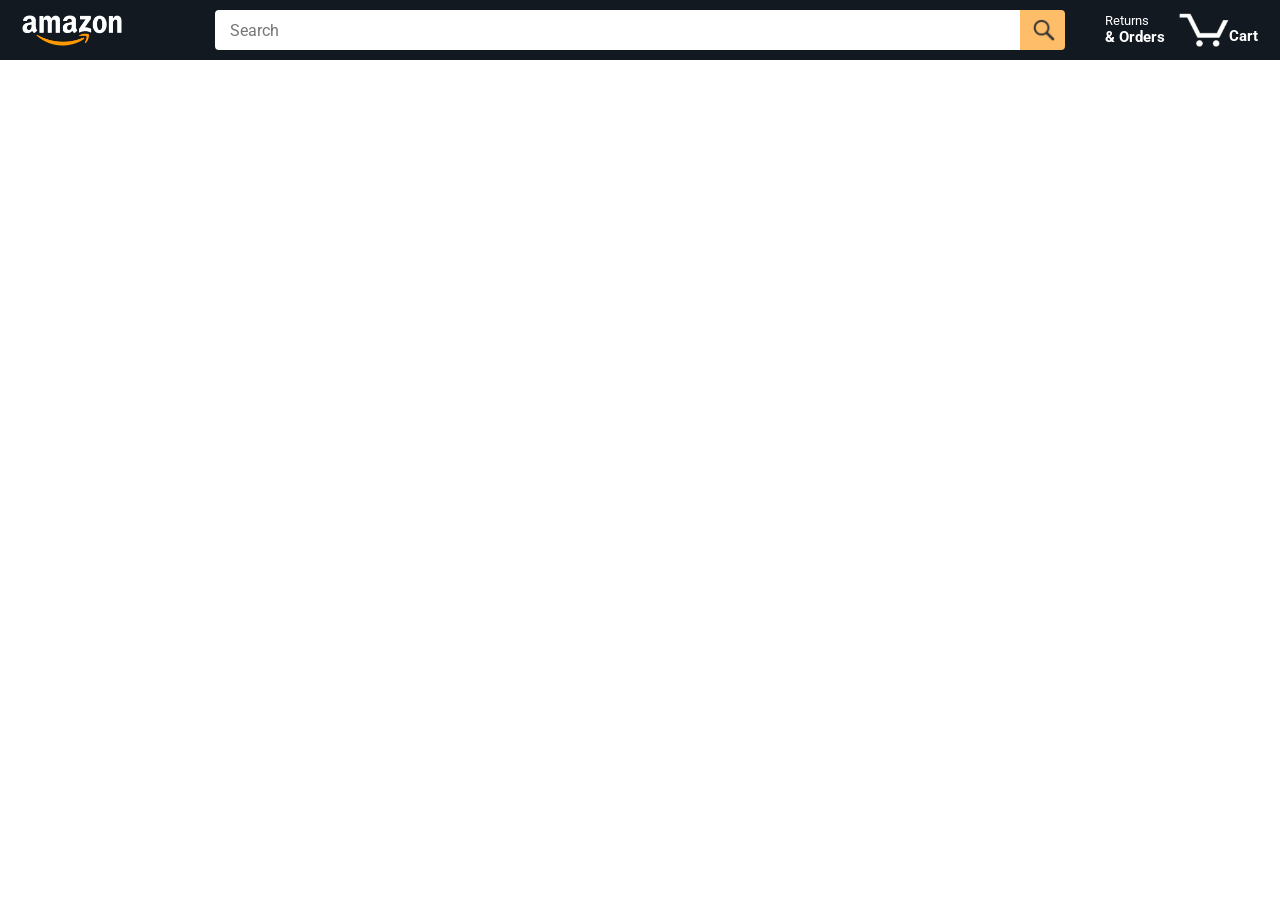
<file: index.html>
<!doctype html>
<html lang="en">
  <head>
    <meta charset="UTF-8">
    <meta http-equiv="refresh" content="0; url=amazon.html">
    <meta name="viewport" content="width=device-width, initial-scale=1.0">
    <title>Redirecting...</title>
    <script>
      window.location.replace('amazon.html');
    </script>
  </head>
  <body>
    <p>Redirecting to the app... <a href="amazon.html">Open Amazon Clone</a></p>
  </body>
</html>
</file>
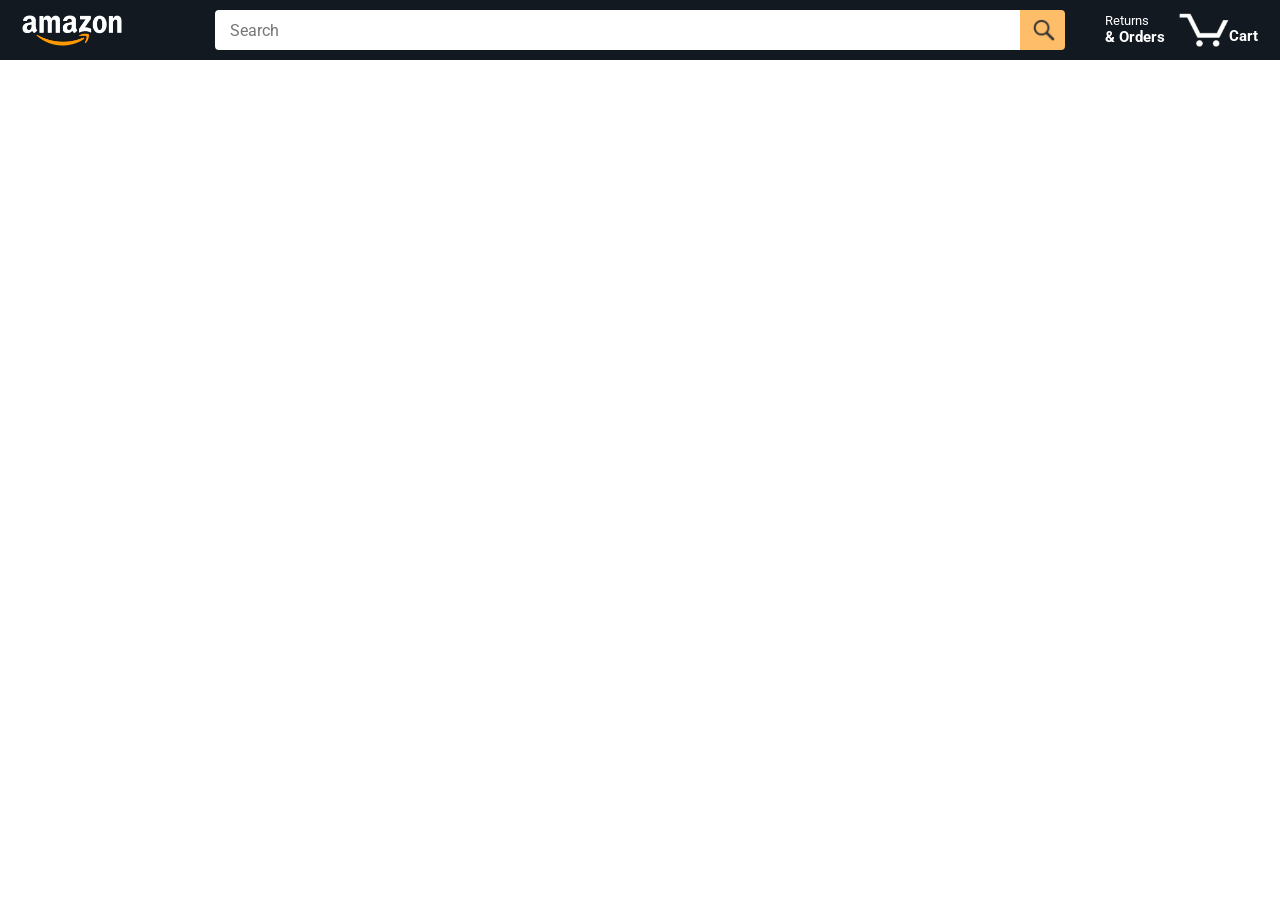
<file: amazon.html>
<!DOCTYPE html>
<html>
  <head>
    <title>Amazon Project</title>

    <!-- This code is needed for responsive design to work.
      (Responsive design = make the website look good on
      smaller screen sizes like a phone or a tablet). -->
    <meta name="viewport" content="width=device-width, initial-scale=1">

    <!-- Load a font called Roboto from Google Fonts. -->
    <link rel="preconnect" href="https://fonts.googleapis.com">
    <link rel="preconnect" href="https://fonts.gstatic.com" crossorigin>
    <link href="https://fonts.googleapis.com/css2?family=Roboto:wght@400;500;700&display=swap" rel="stylesheet">

    <!-- Here are the CSS files for this page. -->
    <link rel="stylesheet" href="styles/shared/general.css">
    <link rel="stylesheet" href="styles/shared/amazon-header.css">
    <link rel="stylesheet" href="styles/pages/amazon.css">
  </head>
  <body>
    <div class="amazon-header">
      <div class="amazon-header-left-section">
        <a href="amazon.html" class="header-link">
          <img class="amazon-logo"
            src="images/amazon-logo-white.png">
          <img class="amazon-mobile-logo"
            src="images/amazon-mobile-logo-white.png">
        </a>
      </div>

      <div class="amazon-header-middle-section">
        <input class="search-bar" type="text" placeholder="Search">

        <button class="search-button">
          <img class="search-icon" src="images/icons/search-icon.png">
        </button>
      </div>

      <div class="amazon-header-right-section">
        <a class="orders-link header-link" href="orders.html">
          <span class="returns-text">Returns</span>
          <span class="orders-text">& Orders</span>
        </a>

        <a class="cart-link header-link" href="checkout.html">
          <img class="cart-icon" src="images/icons/cart-icon.png">
          <div class="cart-quantity js-cart-quantity js-update-cart-quantity"></div>
          <div class="cart-text">Cart</div>
        </a>
      </div>
    </div>
    
    <div class="main">
      <div class="products-grid js-products-grid">
      </div>
    </div>
    
    <script type="module" src="scripts/amazon.js"></script>
  </body>
</html>
</file>
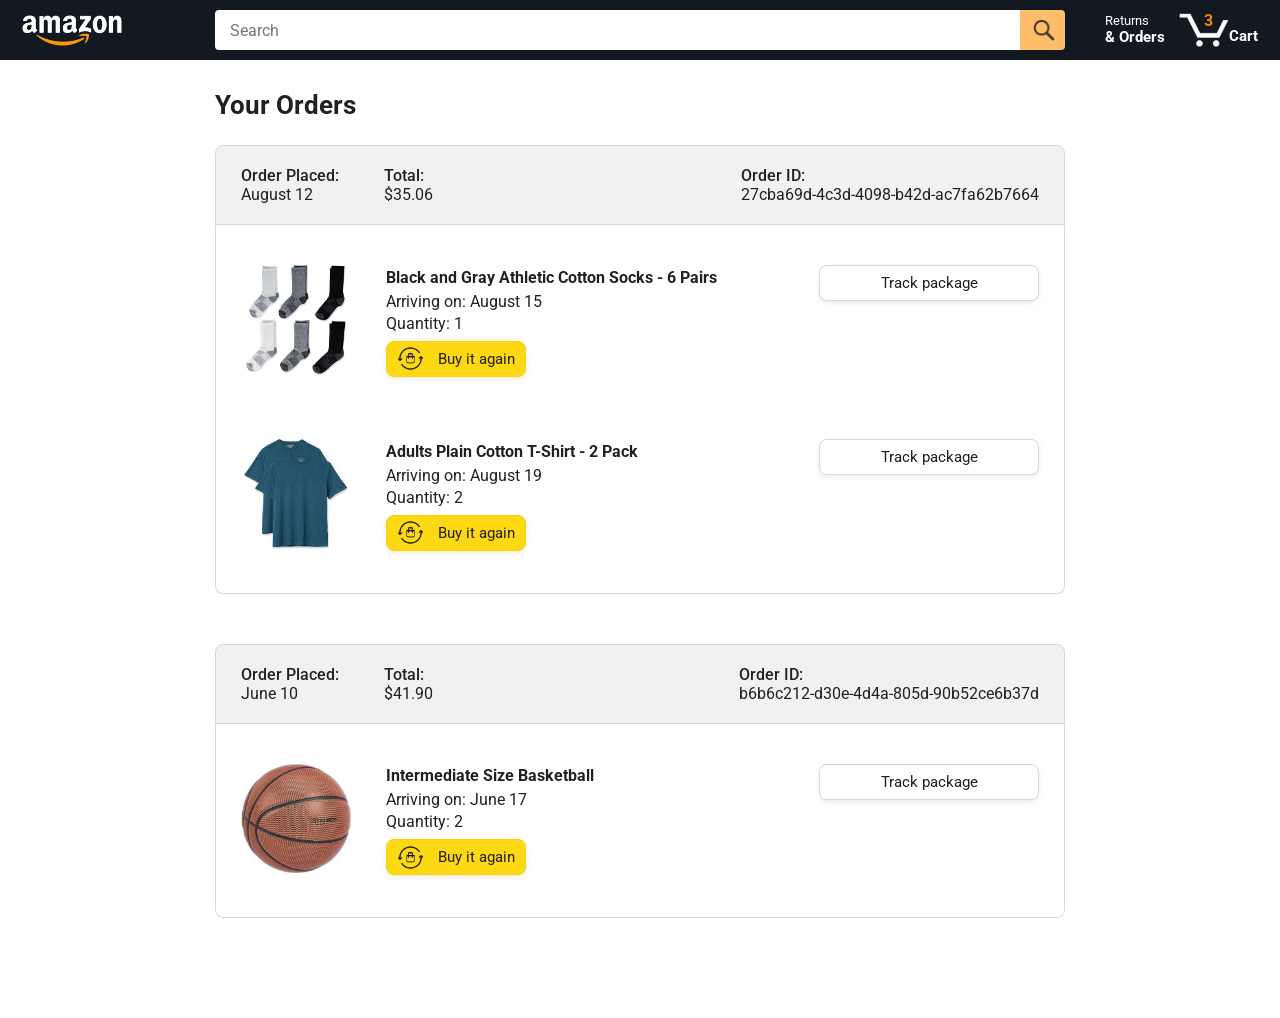
<file: orders.html>
<!DOCTYPE html>
<html>
  <head>
    <title>Orders</title>

    <!-- This code is needed for responsive design to work.
      (Responsive design = make the website look good on
      smaller screen sizes like a phone or a tablet). -->
    <meta name="viewport" content="width=device-width, initial-scale=1">

    <!-- Load a font called Roboto from Google Fonts. -->
    <link rel="preconnect" href="https://fonts.googleapis.com">
    <link rel="preconnect" href="https://fonts.gstatic.com" crossorigin>
    <link href="https://fonts.googleapis.com/css2?family=Roboto:wght@400;500;700&display=swap" rel="stylesheet">

    <!-- Here are the CSS files for this page. -->
    <link rel="stylesheet" href="styles/shared/general.css">
    <link rel="stylesheet" href="styles/shared/amazon-header.css">
    <link rel="stylesheet" href="styles/pages/orders.css">
  </head>
  <body>
    <div class="amazon-header">
      <div class="amazon-header-left-section">
        <a href="amazon.html" class="header-link">
          <img class="amazon-logo"
            src="images/amazon-logo-white.png">
          <img class="amazon-mobile-logo"
            src="images/amazon-mobile-logo-white.png">
        </a>
      </div>

      <div class="amazon-header-middle-section">
        <input class="search-bar" type="text" placeholder="Search">

        <button class="search-button">
          <img class="search-icon" src="images/icons/search-icon.png">
        </button>
      </div>

      <div class="amazon-header-right-section">
        <a class="orders-link header-link" href="orders.html">
          <span class="returns-text">Returns</span>
          <span class="orders-text">& Orders</span>
        </a>

        <a class="cart-link header-link" href="checkout.html">
          <img class="cart-icon" src="images/icons/cart-icon.png">
          <div class="cart-quantity js-cart-quantity"></div>
          <div class="cart-text">Cart</div>
        </a>
      </div>
    </div>

    <div class="main">
      <div class="page-title">Your Orders</div>

      <div class="orders-grid">
        <div class="order-container">
          
          <div class="order-header">
            <div class="order-header-left-section">
              <div class="order-date">
                <div class="order-header-label">Order Placed:</div>
                <div>August 12</div>
              </div>
              <div class="order-total">
                <div class="order-header-label">Total:</div>
                <div>$35.06</div>
              </div>
            </div>

            <div class="order-header-right-section">
              <div class="order-header-label">Order ID:</div>
              <div>27cba69d-4c3d-4098-b42d-ac7fa62b7664</div>
            </div>
          </div>

          <div class="order-details-grid">
            <div class="product-image-container">
              <img src="images/products/athletic-cotton-socks-6-pairs.jpg">
            </div>

            <div class="product-details">
              <div class="product-name">
                Black and Gray Athletic Cotton Socks - 6 Pairs
              </div>
              <div class="product-delivery-date">
                Arriving on: August 15
              </div>
              <div class="product-quantity">
                Quantity: 1
              </div>
              <button class="buy-again-button button-primary">
                <img class="buy-again-icon" src="images/icons/buy-again.png">
                <span class="buy-again-message">Buy it again</span>
              </button>
            </div>
          <!-- <!>//to give a specific orderId and productId to the tracking page, we can add them as parameters in the URL like this:-->
            <div class="product-actions">
              <a href="tracking.html?orderId=123&productId=456">
                <button class="track-package-button button-secondary">
                  Track package
                </button>
              </a>
            </div>

            <div class="product-image-container">
              <img src="images/products/adults-plain-cotton-tshirt-2-pack-teal.jpg">
            </div>

            <div class="product-details">
              <div class="product-name">
                Adults Plain Cotton T-Shirt - 2 Pack
              </div>
              <div class="product-delivery-date">
                Arriving on: August 19
              </div>
              <div class="product-quantity">
                Quantity: 2
              </div>
              <button class="buy-again-button button-primary">
                <img class="buy-again-icon" src="images/icons/buy-again.png">
                <span class="buy-again-message">Buy it again</span>
              </button>
            </div>

            <div class="product-actions">
              <a href="tracking.html">
                <button class="track-package-button button-secondary">
                  Track package
                </button>
              </a>
            </div>
          </div>
        </div>

        <div class="order-container">

          <div class="order-header">
            <div class="order-header-left-section">
              <div class="order-date">
                <div class="order-header-label">Order Placed:</div>
                <div>June 10</div>
              </div>
              <div class="order-total">
                <div class="order-header-label">Total:</div>
                <div>$41.90</div>
              </div>
            </div>

            <div class="order-header-right-section">
              <div class="order-header-label">Order ID:</div>
              <div>b6b6c212-d30e-4d4a-805d-90b52ce6b37d</div>
            </div>
          </div>

          <div class="order-details-grid">
            <div class="product-image-container">
              <img src="images/products/intermediate-composite-basketball.jpg">
            </div>

            <div class="product-details">
              <div class="product-name">
                Intermediate Size Basketball
              </div>
              <div class="product-delivery-date">
                Arriving on: June 17
              </div>
              <div class="product-quantity">
                Quantity: 2
              </div>
              <button class="buy-again-button button-primary">
                <img class="buy-again-icon" src="images/icons/buy-again.png">
                <span class="buy-again-message">Buy it again</span>
              </button>
            </div>

            <div class="product-actions">
              <a href="tracking.html">
                <button class="track-package-button button-secondary">
                  Track package
                </button>
              </a>
            </div>
          </div>
        </div>
      </div>
    </div>
    <script type="module" src="scripts/headerCartQuantity.js"></script>
  </body>
</html>
</file>
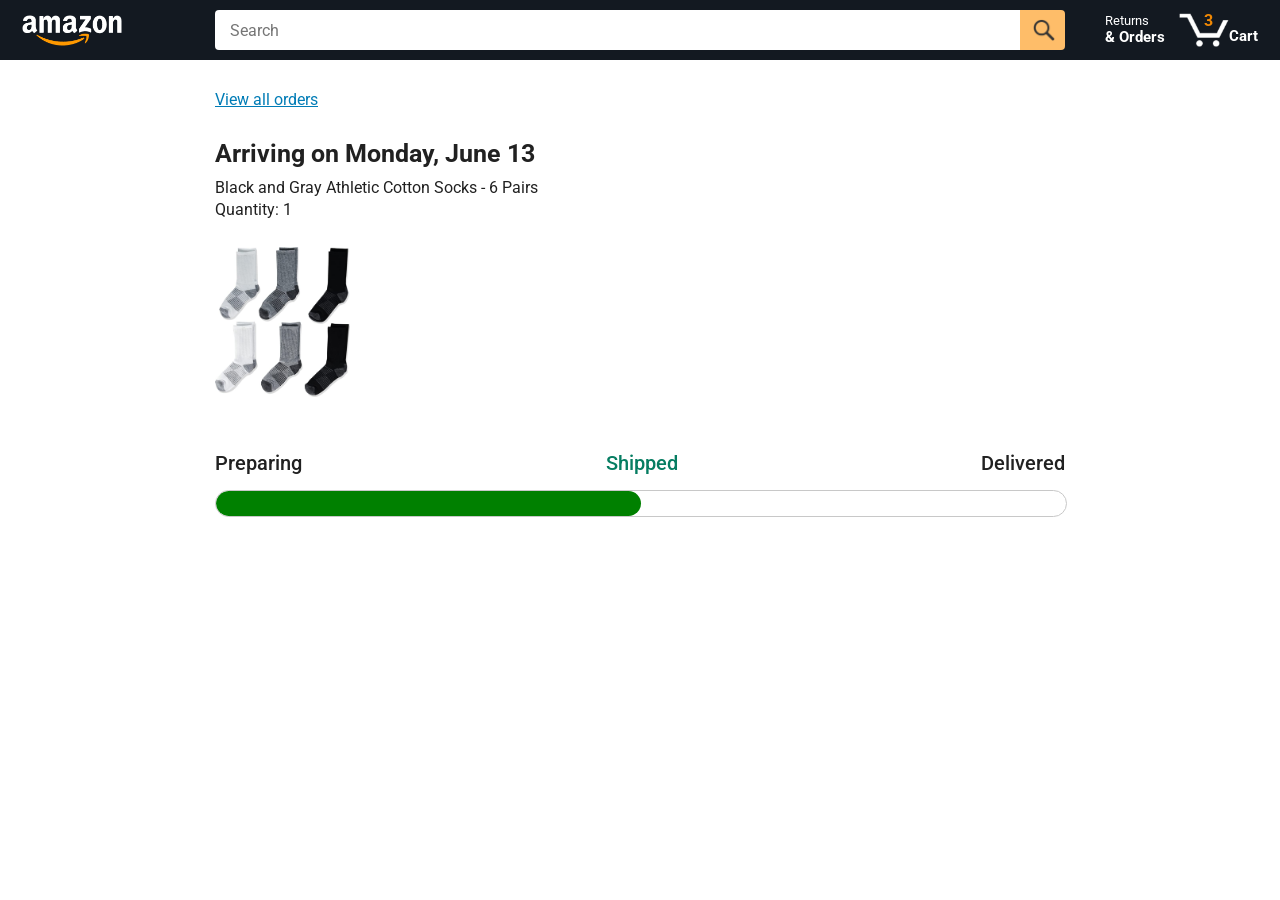
<file: tracking.html>
<!DOCTYPE html>
<html>
  <head>
    <title>Tracking</title>

    <!-- This code is needed for responsive design to work.
      (Responsive design = make the website look good on
      smaller screen sizes like a phone or a tablet). -->
    <meta name="viewport" content="width=device-width, initial-scale=1">

    <!-- Load a font called Roboto from Google Fonts. -->
    <link rel="preconnect" href="https://fonts.googleapis.com">
    <link rel="preconnect" href="https://fonts.gstatic.com" crossorigin>
    <link href="https://fonts.googleapis.com/css2?family=Roboto:wght@400;500;700&display=swap" rel="stylesheet">

    <!-- Here are the CSS files for this page. -->
    <link rel="stylesheet" href="styles/shared/general.css">
    <link rel="stylesheet" href="styles/shared/amazon-header.css">
    <link rel="stylesheet" href="styles/pages/tracking.css">
  </head>
  <body>
    <div class="amazon-header">
      <div class="amazon-header-left-section">
        <a href="amazon.html" class="header-link">
          <img class="amazon-logo"
            src="images/amazon-logo-white.png">
          <img class="amazon-mobile-logo"
            src="images/amazon-mobile-logo-white.png">
        </a>
      </div>

      <div class="amazon-header-middle-section">
        <input class="search-bar" type="text" placeholder="Search">

        <button class="search-button">
          <img class="search-icon" src="images/icons/search-icon.png">
        </button>
      </div>

      <div class="amazon-header-right-section">
        <a class="orders-link header-link" href="orders.html">
          <span class="returns-text">Returns</span>
          <span class="orders-text">& Orders</span>
        </a>

        <a class="cart-link header-link" href="checkout.html">
          <img class="cart-icon" src="images/icons/cart-icon.png">
          <div class="cart-quantity js-cart-quantity"></div>
          <div class="cart-text">Cart</div>
        </a>
      </div>
    </div>

    <div class="main">
      <div class="order-tracking">
        <a class="back-to-orders-link link-primary" href="orders.html">
          View all orders
        </a>

        <div class="delivery-date">
          Arriving on Monday, June 13
        </div>

        <div class="product-info">
          Black and Gray Athletic Cotton Socks - 6 Pairs
        </div>

        <div class="product-info">
          Quantity: 1
        </div>

        <img class="product-image" src="images/products/athletic-cotton-socks-6-pairs.jpg">

        <div class="progress-labels-container">
          <div class="progress-label">
            Preparing
          </div>
          <div class="progress-label current-status">
            Shipped
          </div>
          <div class="progress-label">
            Delivered
          </div>
        </div>

        <div class="progress-bar-container">
          <div class="progress-bar"></div>
        </div>
      </div>
    </div>
    <script type="module" src="scripts/headerCartQuantity.js"></script>
  </body>
</html>
</file>
<file: styles/shared/general.css>
body {
  font-family: Roboto, Arial;
  color: rgb(33, 33, 33);
  /* The <body> element has a default margin of 8px
     on all sides. This removes the default margins. */
  margin: 0;
}

/* <p> elements have a default margin on the top
   and bottom. This removes the default margins. */
p {
  margin: 0;
}

button {
  cursor: pointer;
}

select {
  cursor: pointer;
}

input, select, button {
  font-family: Roboto, Arial;
}

.button-primary {
  color: rgb(33, 33, 33);
  background-color: rgb(255, 216, 20);
  border: 1px solid rgb(252, 210, 0);
  border-radius: 8px;
  cursor: pointer;
  box-shadow: 0 2px 5px rgba(213, 217, 217, 0.5);
}

.button-primary:hover {
  background-color: rgb(247, 202, 0);
  border: 1px solid rgb(242, 194, 0);
}

.button-primary:active {
  background: rgb(255, 216, 20);
  border-color: rgb(252, 210, 0);
  box-shadow: none;
}

.button-secondary {
  color: rgb(33, 33, 33);
  background: white;
  border: 1px solid rgb(213, 217, 217);
  border-radius: 8px;
  cursor: pointer;
  box-shadow: 0 2px 5px rgba(213, 217, 217, 0.5);
}

.button-secondary:hover {
  background-color: rgb(247, 250, 250);
}

.button-secondary:active {
  background-color: rgb(237, 253, 255);
  box-shadow: none;
}

/* These styles will limit text to 2 lines. Anything
   beyond 2 lines will be replaced with "..."
   You can find this code by using an A.I. tool or by
   searching in Google.
   https://css-tricks.com/almanac/properties/l/line-clamp/ */
.limit-text-to-2-lines {
  display: -webkit-box;
  -webkit-line-clamp: 2;
  -webkit-box-orient: vertical;
  overflow: hidden;
}

.link-primary {
  color: rgb(1, 124, 182);
  cursor: pointer;
}

.link-primary:hover {
  color: rgb(196, 80, 0);
}

/* Styles for dropdown selectors. */
select {
  color: rgb(33, 33, 33);
  background-color: rgb(240, 240, 240);
  border: 1px solid rgb(213, 217, 217);
  border-radius: 8px;
  padding: 3px 5px;
  font-size: 15px;
  cursor: pointer;
  box-shadow: 0 2px 5px rgba(213, 217, 217, 0.5);
}

select:focus,
input:focus {
  outline: 2px solid rgb(255, 153, 0);
}
</file>
<file: styles/shared/amazon-header.css>
.amazon-header {
  background-color: rgb(19, 25, 33);
  color: white;
  padding-left: 15px;
  padding-right: 15px;

  display: flex;
  align-items: center;
  justify-content: space-between;

  position: fixed;
  top: 0;
  left: 0;
  right: 0;
  height: 60px;
}

.amazon-header-left-section {
  width: 180px;
}

@media (max-width: 800px) {
  .amazon-header-left-section {
    width: unset;
  }
}

.header-link {
  display: inline-block;
  padding: 6px;
  border-radius: 2px;
  cursor: pointer;
  text-decoration: none;
  border: 1px solid rgba(0, 0, 0, 0);
}

.header-link:hover {
  border: 1px solid white;
}

.amazon-logo {
  width: 100px;
  margin-top: 5px;
}

.amazon-mobile-logo {
  display: none;
}

@media (max-width: 575px) {
  .amazon-logo {
    display: none;
  }

  .amazon-mobile-logo {
    display: block;
    height: 35px;
    margin-top: 5px;
  }
}

.amazon-header-middle-section {
  flex: 1;
  max-width: 850px;
  margin-left: 10px;
  margin-right: 10px;
  display: flex;
}

.search-bar {
  flex: 1;
  width: 0;
  font-size: 16px;
  height: 38px;
  padding-left: 15px;
  border: none;
  border-top-left-radius: 4px;
  border-bottom-left-radius: 4px;
  border-top-right-radius: 0;
  border-bottom-right-radius: 0;
}

.search-button {
  background-color: rgb(254, 189, 105);
  border: none;
  width: 45px;
  height: 40px;
  border-top-right-radius: 4px;
  border-bottom-right-radius: 4px;
  flex-shrink: 0;
}

.search-icon {
  height: 22px;
  margin-left: 2px;
  margin-top: 3px;
}

.amazon-header-right-section {
  width: 180px;
  flex-shrink: 0;
  display: flex;
  justify-content: end;
}

.orders-link {
  color: white;
}

.returns-text {
  display: block;
  font-size: 13px;
}

.orders-text {
  display: block;
  font-size: 15px;
  font-weight: 700;
}

.cart-link {
  color: white;
  display: flex;
  align-items: center;
  position: relative;
}

.cart-icon {
  width: 50px;
}

.cart-text {
  margin-top: 12px;
  font-size: 15px;
  font-weight: 700;
}

.cart-quantity {
  color: rgb(240, 136, 4);
  font-size: 16px;
  font-weight: 700;

  position: absolute;
  top: 4px;
  left: 22px;
  
  width: 26px;
  text-align: center;
}
</file>
<file: styles/pages/amazon.css>
.main {
  margin-top: 60px;
}

.products-grid {
  display: grid;

  /* - In CSS Grid, 1fr means a column will take up the
       remaining space in the grid.
     - If we write 1fr 1fr ... 1fr; 8 times, this will
       divide the grid into 8 columns, each taking up an
       equal amount of the space.
     - repeat(8, 1fr); is a shortcut for repeating "1fr"
       8 times (instead of typing out "1fr" 8 times).
       repeat(...) is a special property that works with
       display: grid; */
  grid-template-columns: repeat(8, 1fr);
}

/* @media is used to create responsive design (making the
   website look good on any screen size). This @media
   means when the screen width is 2000px or less, we
   will divide the grid into 7 columns instead of 8. */
@media (max-width: 2000px) {
  .products-grid {
    grid-template-columns: repeat(7, 1fr);
  }
}

/* This @media means when the screen width is 1600px or
   less, we will divide the grid into 6 columns. */
@media (max-width: 1600px) {
  .products-grid {
    grid-template-columns: repeat(6, 1fr);
  }
}

@media (max-width: 1300px) {
  .products-grid {
    grid-template-columns: repeat(5, 1fr);
  }
}

@media (max-width: 1000px) {
  .products-grid {
    grid-template-columns: repeat(4, 1fr);
  }
}

@media (max-width: 800px) {
  .products-grid {
    grid-template-columns: repeat(3, 1fr);
  }
}

@media (max-width: 575px) {
  .products-grid {
    grid-template-columns: repeat(2, 1fr);
  }
}

@media (max-width: 450px) {
  .products-grid {
    grid-template-columns: 1fr;
  }
}

.product-container {
  padding-top: 40px;
  padding-bottom: 25px;
  padding-left: 25px;
  padding-right: 25px;

  border-right: 1px solid rgb(231, 231, 231);
  border-bottom: 1px solid rgb(231, 231, 231);

  display: flex;
  flex-direction: column;
}

.product-image-container {
  display: flex;
  justify-content: center;
  align-items: center;

  height: 180px;
  margin-bottom: 20px;
}

.product-image {
  /* Images will overflow their container by default. To
    prevent this, we set max-width and max-height to 100%
    so they stay inside their container. */
  max-width: 100%;
  max-height: 100%;
}

.product-name {
  height: 40px;
  margin-bottom: 5px;
}

.product-rating-container {
  display: flex;
  align-items: center;
  margin-bottom: 10px;
}

.product-rating-stars {
  width: 100px;
  margin-right: 6px;
}

.product-rating-count {
  color: rgb(1, 124, 182);
  cursor: pointer;
  margin-top: 3px;
}

.product-price {
  font-weight: 700;
  margin-bottom: 10px;
}

.product-quantity-container {
  margin-bottom: 17px;
}

.product-spacer {
  flex: 1;
}

.added-to-cart {
  color: rgb(6, 125, 98);
  font-size: 16px;

  display: flex;
  align-items: center;
  margin-bottom: 8px;

  /* At first, the "Added to cart" message will
     be invisible. Use JavaScript to change the
     opacity and make it visible. */
  opacity: 0;
}

.added-to-cart img {
  height: 20px;
  margin-right: 5px;
}

.add-to-cart-button {
  width: 100%;
  padding: 8px;
  border-radius: 50px;
}
</file>
<file: styles/pages/orders.css>
.main {
  max-width: 850px;
  margin-top: 90px;
  margin-bottom: 100px;
  padding-left: 20px;
  padding-right: 20px;

  /* margin-left: auto;
     margin-right auto;
     Is a trick for centering an element horizontally
     without needing a container. */
  margin-left: auto;
  margin-right: auto;
}

.page-title {
  font-weight: 700;
  font-size: 26px;
  margin-bottom: 25px;
}

.orders-grid {
  display: grid;
  grid-template-columns: 1fr;
  row-gap: 50px;
}

.order-header {
  background-color: rgb(240, 242, 242);
  border: 1px solid rgb(213, 217, 217);

  display: flex;
  align-items: center;
  justify-content: space-between;

  padding: 20px 25px;
  border-top-left-radius: 8px;
  border-top-right-radius: 8px;
}

.order-header-left-section {
  display: flex;
  flex-shrink: 0;
}

.order-header-label {
  font-weight: 500;
}

.order-date,
.order-total {
  margin-right: 45px;
}

.order-header-right-section {
  flex-shrink: 1;
}

@media (max-width: 575px) {
  .order-header {
    flex-direction: column;
    align-items: start;
    line-height: 23px;
    padding: 15px;
  }

  .order-header-left-section {
    flex-direction: column;
  }

  .order-header-label {
    margin-right: 5px;
  }

  .order-date,
  .order-total {
    display: grid;
    grid-template-columns: auto 1fr;
    margin-right: 0;
  }

  .order-header-right-section {
    display: grid;
    grid-template-columns: auto 1fr;
  }
}

.order-details-grid {
  padding: 40px 25px;
  border: 1px solid rgb(213, 217, 217);
  border-top: none;
  border-bottom-left-radius: 8px;
  border-bottom-right-radius: 8px;

  display: grid;
  grid-template-columns: 110px 1fr 220px;
  column-gap: 35px;
  row-gap: 60px;
  align-items: center;
}

@media (max-width: 800px) {
  .order-details-grid {
    grid-template-columns: 110px 1fr;
    row-gap: 0;
    padding-bottom: 8px;
  }
}

@media (max-width: 450px) {
  .order-details-grid {
    grid-template-columns: 1fr;
  }
}

.product-image-container {
  text-align: center;
}

.product-image-container img {
  max-width: 110px;
  max-height: 110px;
}

.product-name {
  font-weight: 700;
  margin-bottom: 5px;
}

.product-delivery-date {
  margin-bottom: 3px;
}

.product-quantity {
  margin-bottom: 8px;
}

.buy-again-button {
  font-size: 15px;
  width: 140px;
  height: 36px;
  border-radius: 8px;

  display: flex;
  align-items: center;
  justify-content: center;
}

.buy-again-icon {
  width: 25px;
  margin-right: 15px;
}

.product-actions {
  align-self: start;
}

.track-package-button {
  width: 100%;
  font-size: 15px;
  padding: 8px;
}

@media (max-width: 800px) {
  .buy-again-button {
    margin-bottom: 10px;
  }

  .product-actions {
    /* grid-column: 2 means this element will be placed
       in column 2 in the grid. (Normally, the column that
       an element is placed in is determined by the order
       of the elements in the HTML. grid-column overrides
       this default ordering). */
    grid-column: 2;
    margin-bottom: 30px;
  }

  .track-package-button {
    width: 140px;
  }
}

@media (max-width: 450px) {
  .product-image-container {
    text-align: center;
    margin-bottom: 25px;
  }

  .product-image-container img {
    max-width: 150px;
    max-height: 150px;
  }

  .product-name {
    margin-bottom: 10px;
  }

  .product-quantity {
    margin-bottom: 15px;
  }

  .buy-again-button {
    width: 100%;
    margin-bottom: 15px;
  }

  .product-actions {
    /* grid-column: auto; undos grid-column: 2; from above.
       This element will now be placed in its normal column
       in the grid. */
    grid-column: auto;
    margin-bottom: 70px;
  }

  .track-package-button {
    width: 100%;
    padding: 12px;
  }
}
</file>
<file: styles/pages/tracking.css>
.main {
  max-width: 850px;
  margin-top: 90px;
  margin-bottom: 100px;
  padding-left: 30px;
  padding-right: 30px;

  /* margin-left: auto;
     margin-right auto;
     Is a trick for centering an element horizontally
     without needing a container. */
  margin-left: auto;
  margin-right: auto;
}

.back-to-orders-link {
  display: inline-block;
  margin-bottom: 30px;
}

.delivery-date {
  font-size: 25px;
  font-weight: 700;
  margin-bottom: 10px;
}

.product-info {
  margin-bottom: 3px;
}

.product-image {
  max-width: 150px;
  max-height: 150px;
  margin-top: 25px;
  margin-bottom: 50px;
}

.progress-labels-container {
  display: flex;
  justify-content: space-between;
  font-size: 20px;
  font-weight: 500;
  margin-bottom: 15px;
}

.current-status {
  color: rgb(6, 125, 98);
}

@media (max-width: 575px) {
  .progress-labels-container {
    font-size: 16px;
  }
}

@media (max-width: 450px) {
  .progress-labels-container {
    flex-direction: column;
    margin-bottom: 5px;
  }

  .progress-label {
    margin-bottom: 3px;
  }
}

.progress-bar-container {
  height: 25px;
  width: 100%;

  border: 1px solid rgb(200, 200, 200);
  border-radius: 50px;
  overflow: hidden;
}

.progress-bar {
  height: 100%;
  background-color: green;
  border-radius: 50px;
  width: 50%;
}
</file>
